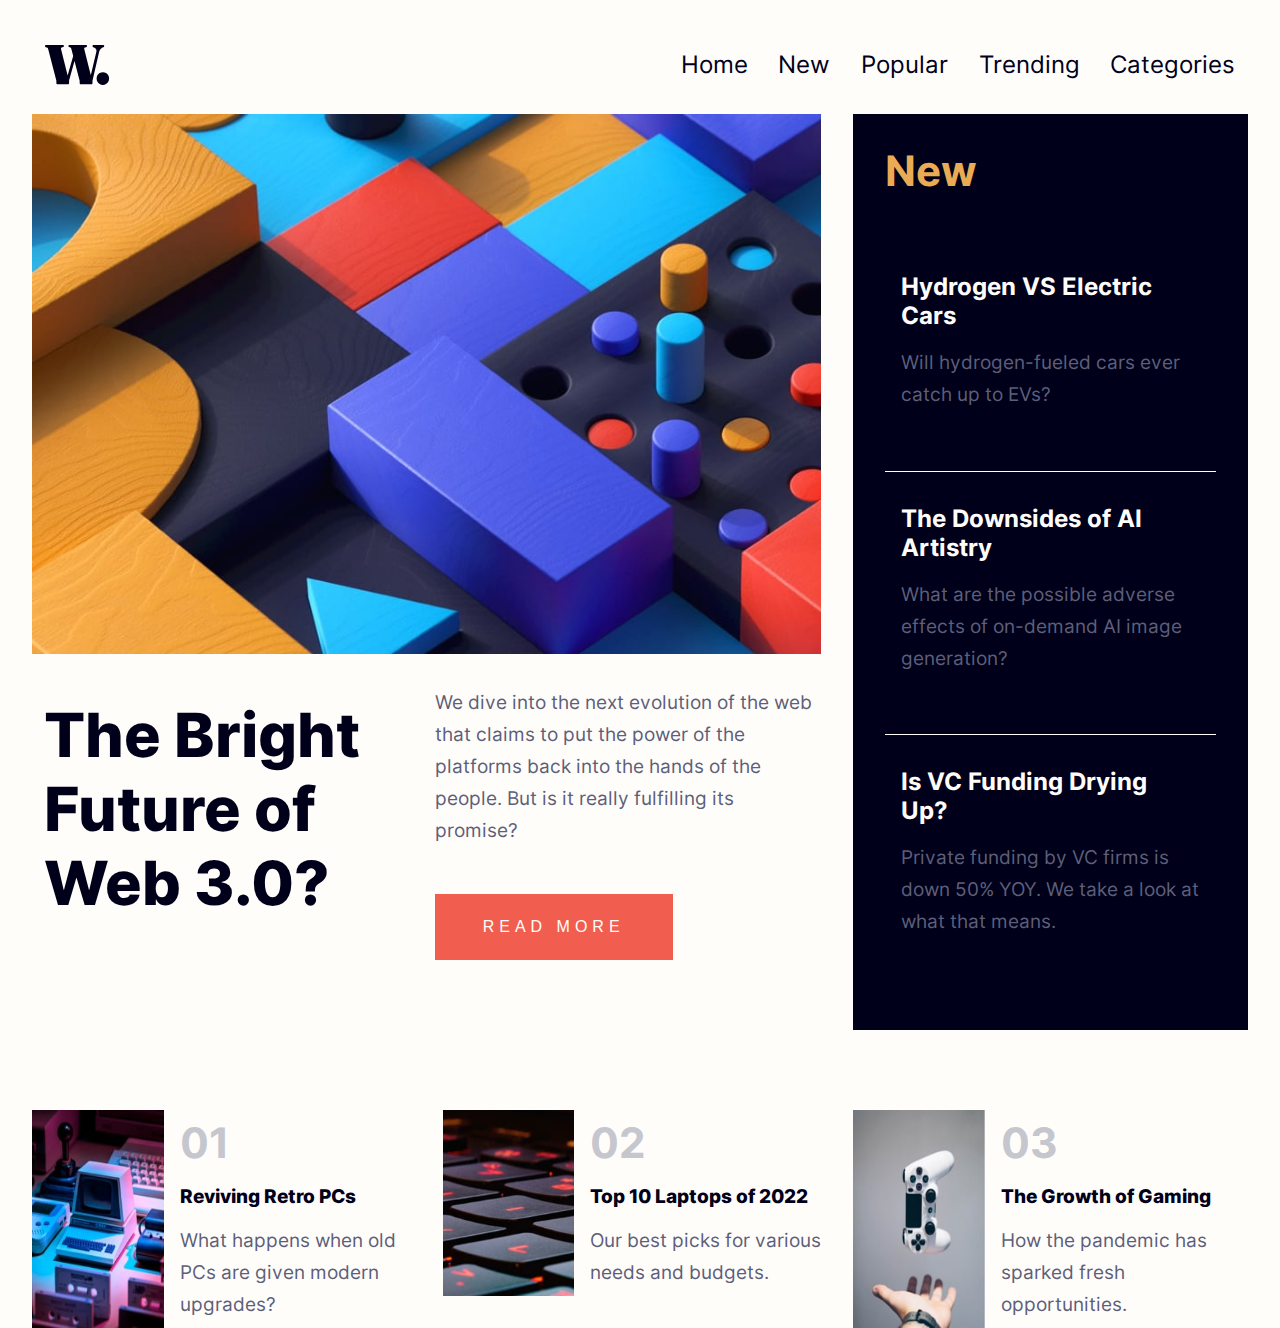
<file: index.html>
<!DOCTYPE html>
<html lang="en">
	<head>
		<meta charset="UTF-8" />
		<meta name="viewport" content="width=device-width, initial-scale=1.0" />
		<!-- displays site properly based on user's device -->

		<link
			rel="icon"
			type="image/png"
			sizes="32x32"
			href="./assets/images/favicon-32x32.png" />
		<link rel="stylesheet" href="style.css" />
		<link rel="stylesheet" href="https://fonts.googleapis.com/css?family=Inter" />

		<title>Frontend Mentor | News homepage</title>

		<!-- 👍 -->
	</head>
	<body>
		<div class="container">
		<nav class="topnav">
			<a href="">
				<img src="./assets/images/logo.svg" class="logo" alt="">
        
        	<div class="menu-list">
				<a class="active" href="">Home</a>
        	<a href="">New</a>
        	<a href="">Popular</a>
        	<a href="">Trending</a>
        	<a href="">Categories</a>
			</div>
        	<a href="javascript:void(0)" class="icon-menu" onclick="openMenuFunc()"><img src="./assets/images/icon-menu.svg" alt=""></a>

        	<div class="side-nav" id="sideNavMenu">
				<a href="javascript:void(0)" onclick="closeMenuFunc()">
					<img src="./assets/images/icon-menu-close.svg" class="closeBtn" alt="">
				</a>
				<div>
					<a href="">HOME</a>
					<a href="">ABOUT</a>
					<a href="">SERVICES</a>
					<a href="">DESIGN</a>
					<a href="">CONTACT</a>
				</div>
			</div>
      </nav>

			<div onclick="closeMenuFunc()" class="header">
				<div class="sectionA">
					<div class="hero-img"></div>
					<div class="hero-text">
						<div>
							<h1>The Bright Future of Web 3.0?</h1>
						</div>
						<div>
							<p>
								We dive into the next evolution of the web that claims to put
								the power of the platforms back into the hands of the people.
								But is it really fulfilling its promise?
							</p>
							<button>READ MORE</button>
						</div>
					</div>
				</div>
				<div class="sectionB">
					<h2>New</h2>
					<div>
						<h3>Hydrogen VS Electric Cars</h3>
						<p>Will hydrogen-fueled cars ever catch up to EVs?</p>
					</div>

					<div>
						<h3>The Downsides of AI Artistry</h3>
						<p>
							What are the possible adverse effects of on-demand AI image
							generation?
						</p>
					</div>

					<div>
						<h3>Is VC Funding Drying Up?</h3>
						<p>
							Private funding by VC firms is down 50% YOY. We take a look at
							what that means.
						</p>
					</div>
				</div>
			</div>

			<div class="sectionC">
				<div class="topic">
					<img src="./assets/images/image-retro-pcs.jpg" alt="" />
					<div>
						<h2>01</h2>
						<h4>Reviving Retro PCs</h4>
						<p>What happens when old PCs are given modern upgrades?</p>
					</div>
				</div>

				<div class="topic">
					<img src="./assets/images/image-top-laptops.jpg" alt="" />
					<div>
						<h2>02</h2>
						<h4>Top 10 Laptops of 2022</h4>
						<p>Our best picks for various needs and budgets.</p>
					</div>
				</div>

				<div class="topic">
					<img src="./assets/images/image-gaming-growth.jpg" alt="" />
					<div>
						<h2>03</h2>
						<h4>The Growth of Gaming</h4>
						<p>How the pandemic has sparked fresh opportunities.</p>
					</div>
				</div>
			</div>
		</div>

		<!-- <div class="attribution">
			Challenge by
			<a href="https://www.frontendmentor.io?ref=challenge" target="_blank"
				>Frontend Mentor</a
			>. Coded by <a href="https://github.com/Abdul-luh">Odulate Abdullah</a>.
		</div> -->
		<script src="./main.js"></script>
	</body>
</html>
</file>
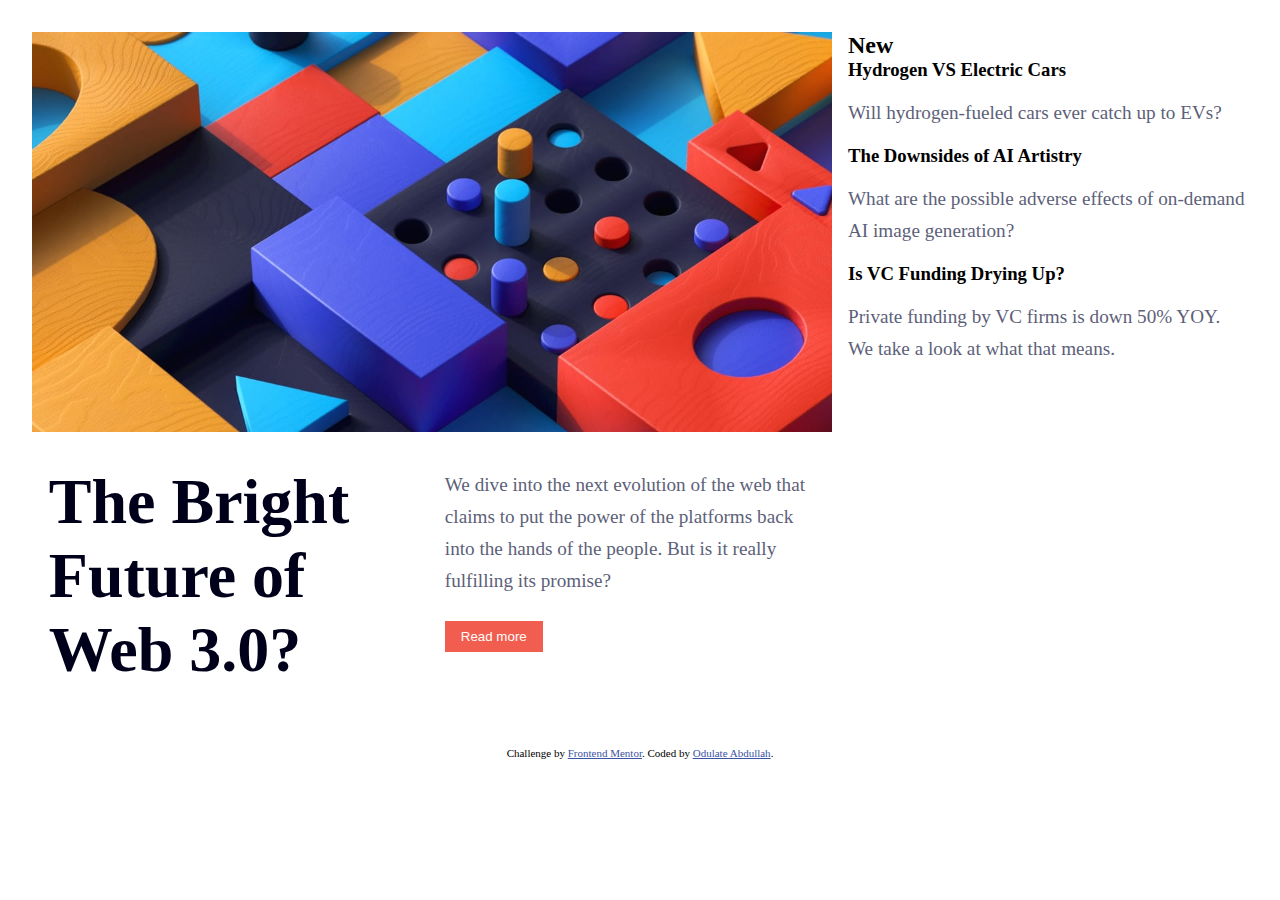
<file: news-homepage-main/index.html>
<!DOCTYPE html>
<html lang="en">
	<head>
		<meta charset="UTF-8" />
		<meta name="viewport" content="width=device-width, initial-scale=1.0" />
		<!-- displays site properly based on user's device -->

		<link
			rel="icon"
			type="image/png"
			sizes="32x32"
			href="./assets/images/favicon-32x32.png" />
		<link rel="stylesheet" href="style.css" />

		<title>Frontend Mentor | News homepage</title>

		<!-- 👍 -->
	</head>
	<body>
		<div class="container">
			<!-- <nav class="topnav" id="myTopnav">
        <a href="">
        <img src="./assets/images/logo.svg" alt="">
        </a>
        <a class="active" href="">Home</a>
        <a href="">New</a>
        <a href="">Popular</a>
        <a href="">Contact</a>
        <a href="">Trending</a>
        <a href="">Categories</a>
        <a href="javascript:void(0)" class="icon" onclick="myFunction()">&#9776</a>
      </nav> -->

			<div class="header">
				<div class="sectionA">
					<div class="hero-img"></div>
					<div class="hero-text">
						<div>
							<h1>The Bright Future of Web 3.0?</h1>
						</div>
						<div>
							<p>
								We dive into the next evolution of the web that claims to put
								the power of the platforms back into the hands of the people.
								But is it really fulfilling its promise?
							</p>
							<button>Read more</button>
						</div>
					</div>
				</div>
				<div class="SectionB">
					<h2>New</h2>
					<div>
						<h3>Hydrogen VS Electric Cars</h3>
						<p>Will hydrogen-fueled cars ever catch up to EVs?</p>
					</div>

					<div>
						<h3>The Downsides of AI Artistry</h3>
						<p>
							What are the possible adverse effects of on-demand AI image
							generation?
						</p>
					</div>

					<div>
						<h3>Is VC Funding Drying Up?</h3>
						<p>
							Private funding by VC firms is down 50% YOY. We take a look at
							what that means.
						</p>
					</div>
				</div>
			</div>
			<!-- <div class="sectionC">

          <div>
            <img src="./assets/images/image-retro-pcs.jpg" alt="">            
            <div>
              <h3>01</h3>
              <h4>Reviving Retro PCs</h4>
              <p>What happens when old PCs are given modern upgrades?</p>
            </div>
          </div>

          <div>
            <img src="./assets/images/image-top-laptops.jpg" alt="">
            <div>
              <h3>02</h3>
              <h4>Top 10 Laptops of 2022</h4>
              <p>Our best picks for various needs and budgets.</p>
            </div>
          </div>

          <div>
            <img src="./assets/images/image-gaming-growth.jpg" alt="">
            <div>
              <h3>03</h3>
              <h4>The Growth of Gaming</h4>
              <p>How the pandemic has sparked fresh opportunities.</p>
            </div>
          </div>

        </div> -->
		</div>

		<div class="attribution">
			Challenge by
			<a href="https://www.frontendmentor.io?ref=challenge" target="_blank"
				>Frontend Mentor</a
			>. Coded by <a href="#">Odulate Abdullah</a>.
		</div>
		<script src="./main.js"></script>
	</body>
</html>
</file>
<file: style.css>
:root {
	/* ## Colors */

	/* ### Primary */

	--Soft-orange: hsl(35, 77%, 62%);
	--Soft-red: hsl(5, 85%, 63%);

	/* ### Neutral */

	--Off-white: hsl(36, 100%, 99%);
	--Grayish-blue: hsl(233, 8%, 79%);
	--Dark-grayish-blue: hsl(236, 13%, 42%);
	--Very-dark-blue: hsl(240, 100%, 5%);

	/* ## Typography */

	/* ### Body Copy */

	--Font-size-paragraph: 1.2rem;
	--Font-size-paragraph-desktop: 1.8rem;

	/* ### Font */

	/* - Family: [Inter](https://fonts.google.com/specimen/Inter)
- Weights: 400, 700, 800 */
}

.attribution {
	font-size: 11px;
	text-align: center;
}
.attribution a {
	color: hsl(228, 45%, 44%);
}
@font-face {
	font-family: "Inter-Rgular";
	src: url(./assets/fonts/static/Inter-Regular.ttf);
}

* {
	margin: 0;
	padding: 0;
	box-sizing: border-box;
}

body {
	font-family: "Inter-Rgular";
	max-height: 100vh;
	background-color: var(--Off-white);
}

/* MOBILE VIEW */
nav {
	max-height: 10vh;
	margin-bottom: 1rem;
	display: flex;
	justify-content: space-between;
	align-items: center;
}
.logo {
	max-width: 5rem;
}
.side-nav a,
nav a {
	color: var(--Very-dark-blue);
	text-decoration: none;
	font-size: 1.5rem;
	margin: 0.8rem;
}
.side-nav a:hover,
nav a:hover,
h4:hover {
	color: var(--Soft-red);
}
.menu-list {
	display: none;
}
.side-nav {
	position: fixed;
	top: 0;
	right: 0;
	display: none;
	width: 70vw;
	background-color: var(--Off-white);
	padding: 2rem;
	height: 100vh;
	transition: 0.2s ease-in-out;
}
.side-nav > a {
	position: absolute;
	right: 5px;
	top: 5px;
}
.closeBtn {
	max-width: 3rem;
	max-height: 3rem;
}
.side-nav div > a {
	width: 100%;
}

.side-nav div {
	display: flex;
	flex-direction: column;
	margin-top: 2rem;
	padding: 1rem;
}
.container {
	padding: 2rem;
}

.hero-img {
	background: url(./assets/images/image-web-3-mobile.jpg);
	background-size: cover;
	min-height: 40vh;
}

.hero-text {
	display: block;
	min-height: 40vh;
	/* margin-bottom: 5rem; */
}
.hero-text div {
	margin-top: 1rem;
	display: flex;
	flex-direction: column;
	place-items: start;
}

img {
	display: block;
	min-width: 70%;
	max-width: 100%;
	max-height: 40%;
	min-height: 100%;
}
@font-face {
	font-family: Inter-ExtraBold;
	src: url(./assets/fonts/static/Inter-ExtraBold.ttf);
}
h1 {
	font-family: "Inter-ExtraBold";
	font-size: 2.8rem;
	font-weight: 900;
	margin: 0.75rem;
	color: var(--Very-dark-blue);
}

@font-face {
	font-family: Inter-Bold;
	src: url(./assets/fonts/static/Inter-Bold.ttf);
}
h2 {
	font-family: "Inter-Bold";
	font-size: 2.6rem;
	font-weight: 900;
}
h3 {
	font-family: "Inter-Bold";
	font-size: 1.5rem;
	font-weight: 900;
	margin: 1rem 0;
}
h4 {
	font-family: "Inter-ExtraBold";
	color: var(--Very-dark-blue);
	font-size: 1.2rem;
	font-weight: 900;
	margin: 1rem 0;
}
p {
	font-size: var(--Font-size-paragraph);
	color: var(--Dark-grayish-blue);
	line-height: 2rem;
}
button {
	color: var(--Off-white);
	font-size: 1rem;
	background-color: var(--Soft-red);
	border: none;
	padding: 1.5rem 3rem;
	margin: 3rem 0 0 0;
	cursor: pointer;
	letter-spacing: 5px;
}

button:hover {
	background-color: var(--Very-dark-blue);
}

.sectionB {
	background-color: var(--Very-dark-blue);
	padding: 2rem;
	margin-top: 3.5rem;
	/* min-height: 100%; */
}
.sectionB div {
	padding: 0.5rem 0;
}
.sectionB div:nth-child(3) {
	border-top: 1px solid var(--Off-white);
	border-bottom: 1px solid var(--Off-white);
}
.sectionB h2 {
	color: var(--Soft-orange);
}
.sectionB h3 {
	color: var(--Off-white);
	cursor: pointer;
}
.sectionB h3:hover {
	color: var(--Soft-orange);
}

.sectionC {
	margin-top: 3rem;
	max-height: 10rem;
}

.topic {
	display: grid;
	grid-template-columns: 1fr 2fr;
	border-radius: 20px;
	margin-top: 2rem;
	min-height: 70px;
}
.topic div {
	margin: 0.5rem;
	padding: 0 0.5rem;
	display: flex;
	flex-direction: column;
	place-content: center;
}
.topic h2 {
	color: var(--Grayish-blue);
}

/* DESKTOP VIEW */
@media (min-width: 60rem) {
	.menu-list {
		display: inline-block;
	}
	.icon-menu {
		display: none;
	}

	.hero-img {
		background: url(./assets/images/image-web-3-desktop.jpg);
		background-size: cover;
		background-repeat: no-repeat;
	}

	.container {
		display: flex;
		flex-direction: column;
		justify-content: space-around;
	}

	.header {
		display: grid;
		grid-template-columns: 2fr 1fr;
		grid-template-rows: 1fr;
		gap: 2rem;
		/* max-height: 60vh; */
	}

	.sectionA {
		display: grid;
		grid-template-rows: 3fr 2fr;
		gap: 1rem;
	}

	/* .sectionA div {
		background-color: #333;
	} */

	.hero-text {
		display: grid;
		grid-template-columns: 1fr 1fr;
		gap: 1rem;
	}
	h1 {
		font-size: 3.8rem;
	}
	button {
		margin-bottom: 0;
	}

	.sectionB {
		display: grid;
		grid-template-columns: 1fr;
		margin-top: 0;
	}

	.sectionB div {
		padding: 1rem;
	}

	.sectionC {
		display: grid;
		grid-template-columns: repeat(3, 1fr);
		gap: 1rem;
		margin-bottom: 2rem;
	}
}
</file>
<file: news-homepage-main/style.css>
:root {
	/* ## Colors */

	/* ### Primary */

	--Soft-orange: hsl(35, 77%, 62%);
	--Soft-red: hsl(5, 85%, 63%);

	/* ### Neutral */

	--Off-white: hsl(36, 100%, 99%);
	--Grayish-blue: hsl(233, 8%, 79%);
	--Dark-grayish-blue: hsl(236, 13%, 42%);
	--Very-dark-blue: hsl(240, 100%, 5%);

	/* ## Typography */

	/* ### Body Copy */

	--Font-size-paragraph: 1.2rem;
	--Font-size-paragraph-desktop: 1.8rem;

	/* ### Font */

	/* - Family: [Inter](https://fonts.google.com/specimen/Inter)
- Weights: 400, 700, 800 */
}

.attribution {
	font-size: 11px;
	text-align: center;
}
.attribution a {
	color: hsl(228, 45%, 44%);
}

* {
	margin: 0;
	padding: 0;
	box-sizing: border-box;
}

body {
	font-family: "Times New Roman", Times, serif;
}

/* MOBILE VIEW */
.container {
	padding: 2rem;
}

.hero-img {
	background: url(./assets/images/image-web-3-mobile.jpg);
	background-size: cover;
	min-height: 400px;
}

.hero-text {
	display: block;
}
.hero-text div {
	padding: 0.3rem;
}

h1 {
	font-size: 3rem;
	margin: 0.75rem;
	color: var(--Very-dark-blue);
}
p {
	font-size: var(--Font-size-paragraph);
	font-weight: 400;
	color: var(--Dark-grayish-blue);
	margin: 1rem 0;
	line-height: 2rem;
}
button {
	color: var(--Off-white);
	background-color: var(--Soft-red);
	border: none;
	padding: 0.5rem 1rem;
	margin: 0.5rem 0;
	cursor: pointer;
}
button:hover {
	background-color: var(--Very-dark-blue);
}

/* DESKTOP VIEW */
@media (min-width: 40rem) {
	.hero-img {
		background: url(./assets/images/image-web-3-desktop.jpg);
		background-size: cover;
		background-repeat: no-repeat;
	}

	.container {
		display: flex;
		flex-direction: column;
		justify-content: space-around;
	}

	.nav {
		background-color: #3e3e3e;
		margin: 0.8rem 0;
		width: 100%;
		min-height: 100px;
	}

	.header {
		display: grid;
		grid-template-columns: 2fr 1fr;
		grid-template-rows: 1fr;
		gap: 1rem;
	}

	.section-wrap > div {
		background: grey;
		min-height: 50vh;
	}

	.sectionA {
		display: grid;
		grid-template-rows: 3fr 2fr;
		gap: 1rem;
	}

	/* .sectionA div {
		background-color: #333;
	} */

	.hero-text {
		display: grid;
		grid-template-columns: 1fr 1fr;
		gap: 1rem;
	}
	h1 {
		font-size: 4rem;
	}
	p {
	}

	.hero-text div {
		height: 100%;
	}

	.sectionB {
		display: grid;
		grid-template-columns: 1fr;
		gap: 1rem;
	}

	.sectionB div {
		background-color: #222;
	}

	.sectionC {
		display: grid;
		grid-template-columns: repeat(3, 1fr);
		gap: 1rem;
		max-height: 200px;
		margin: 5px 0;
	}

	.topic {
		display: grid;
		grid-template-columns: 1fr 2fr;
		border-radius: 20px;
		background-color: #ccc;
		height: 200px;
	}
	.topic div {
		background-color: #eee;
		margin: 3px;
		border-radius: 20px;
	}
}
</file>
